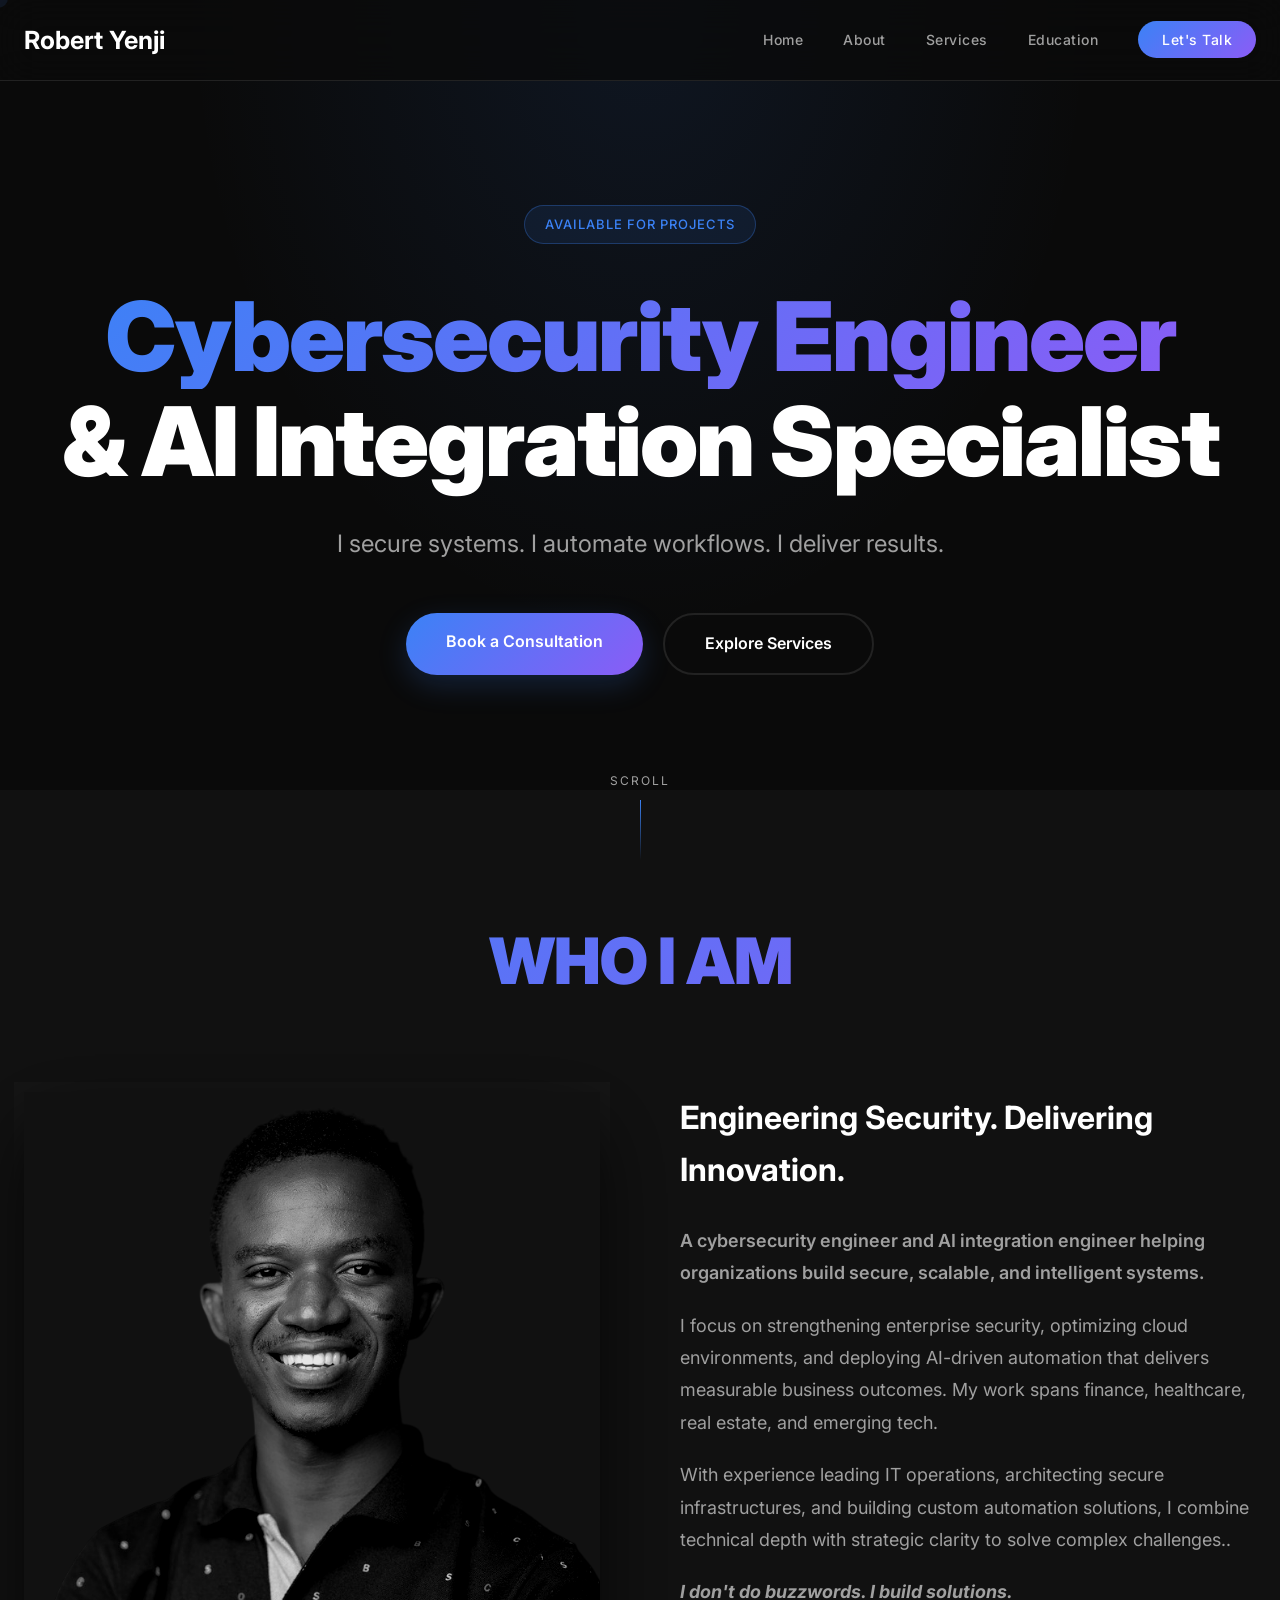
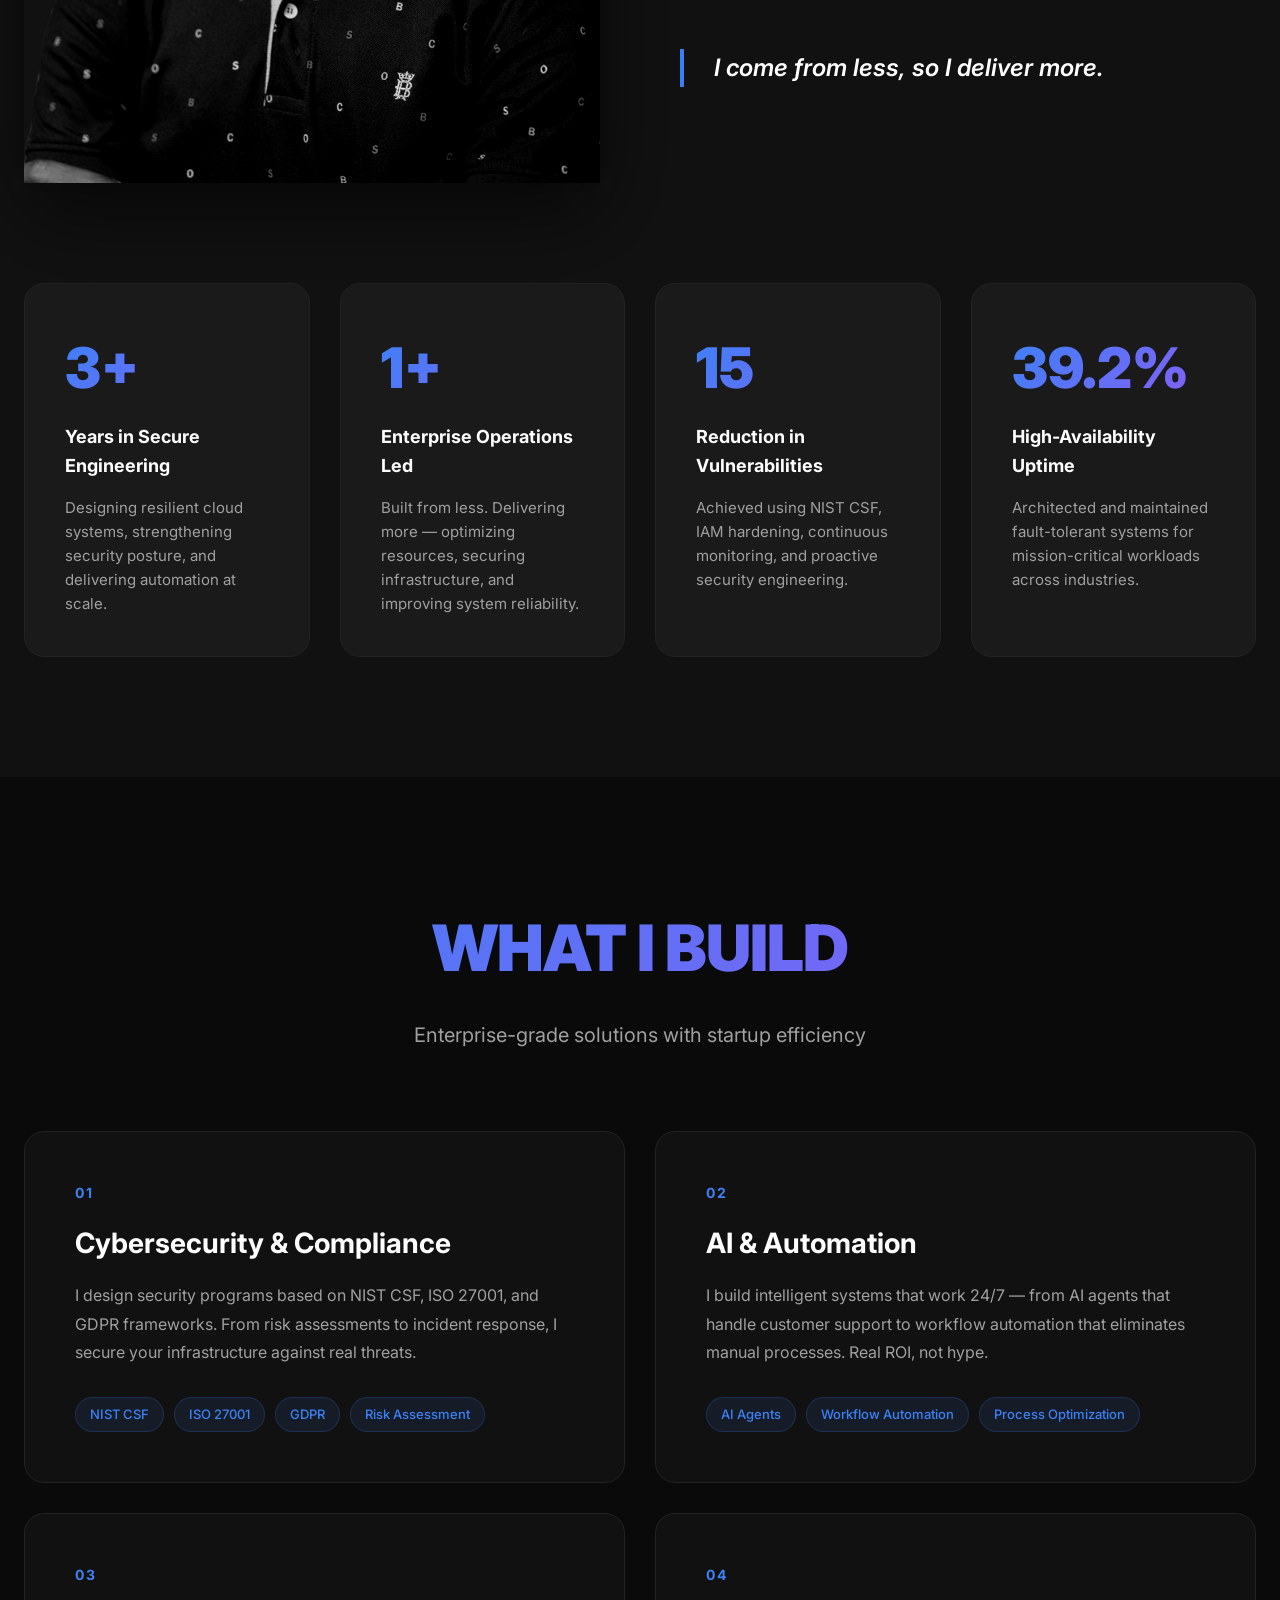
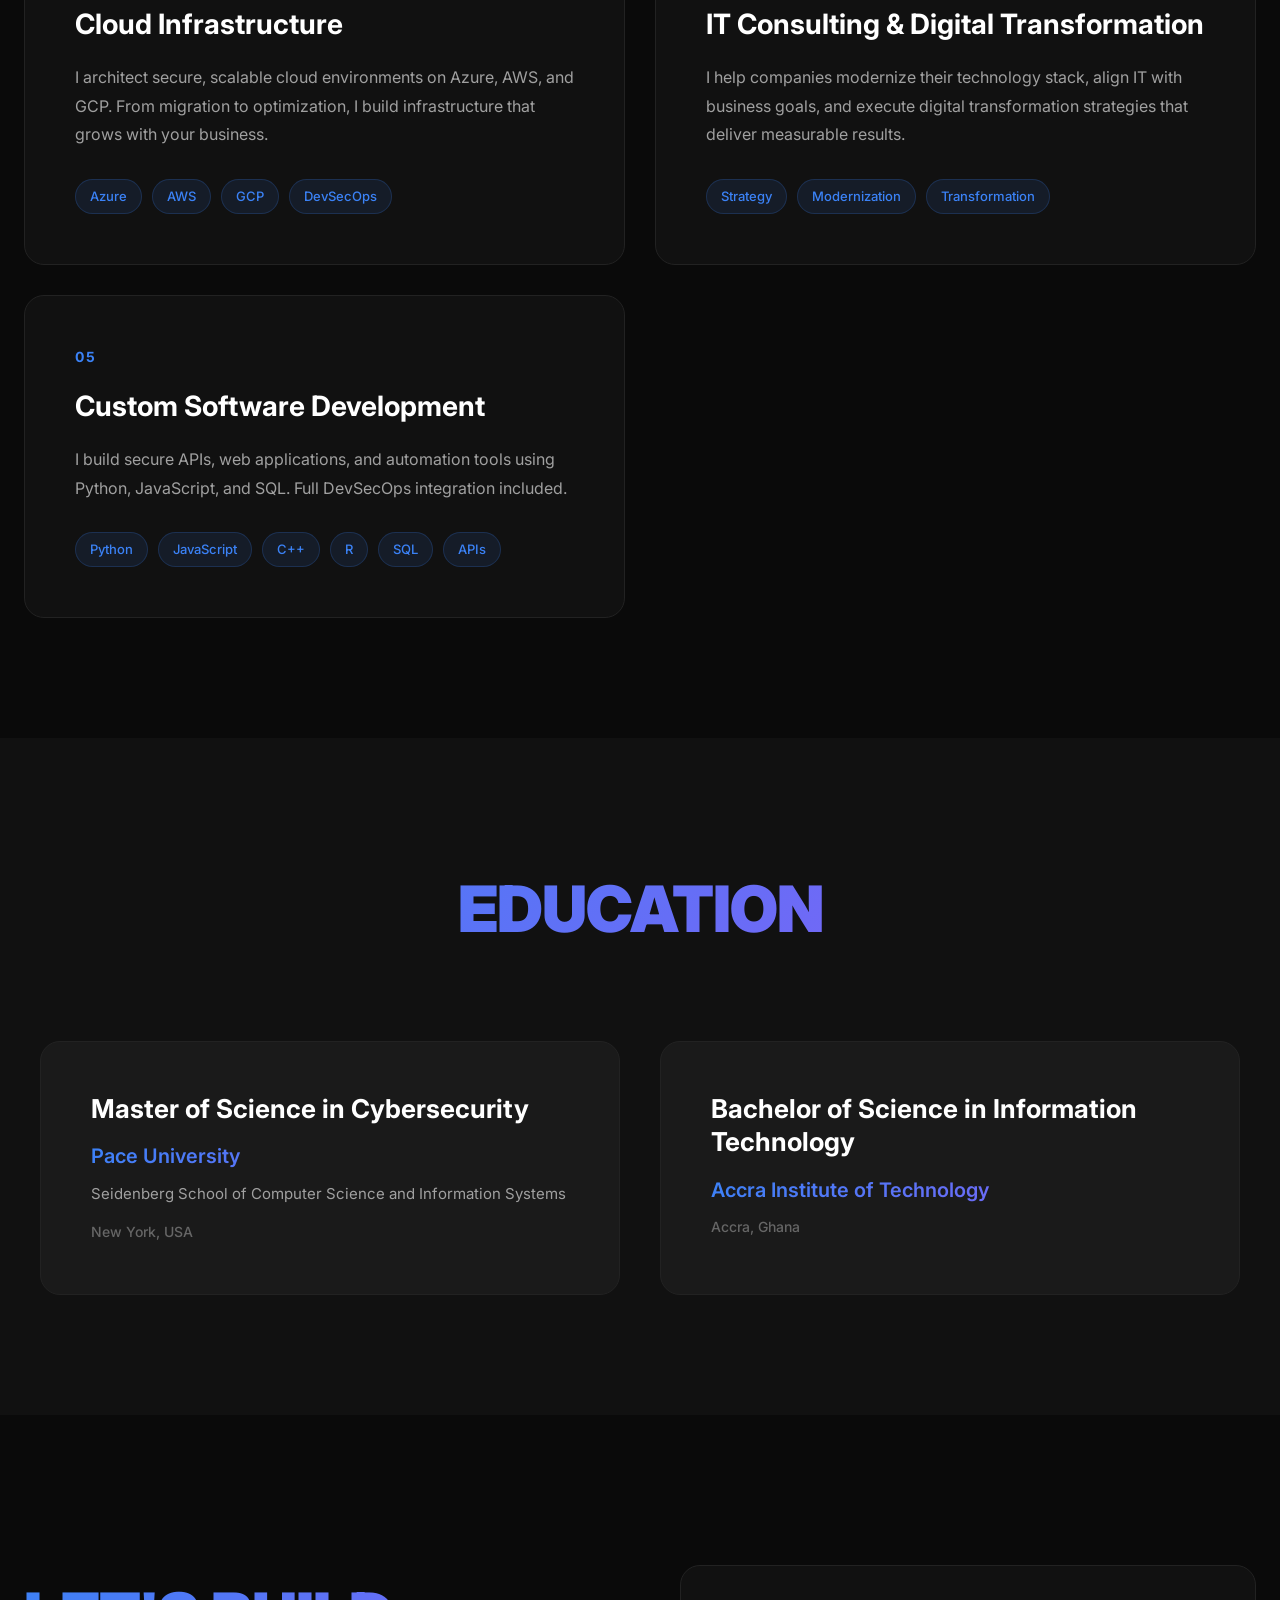
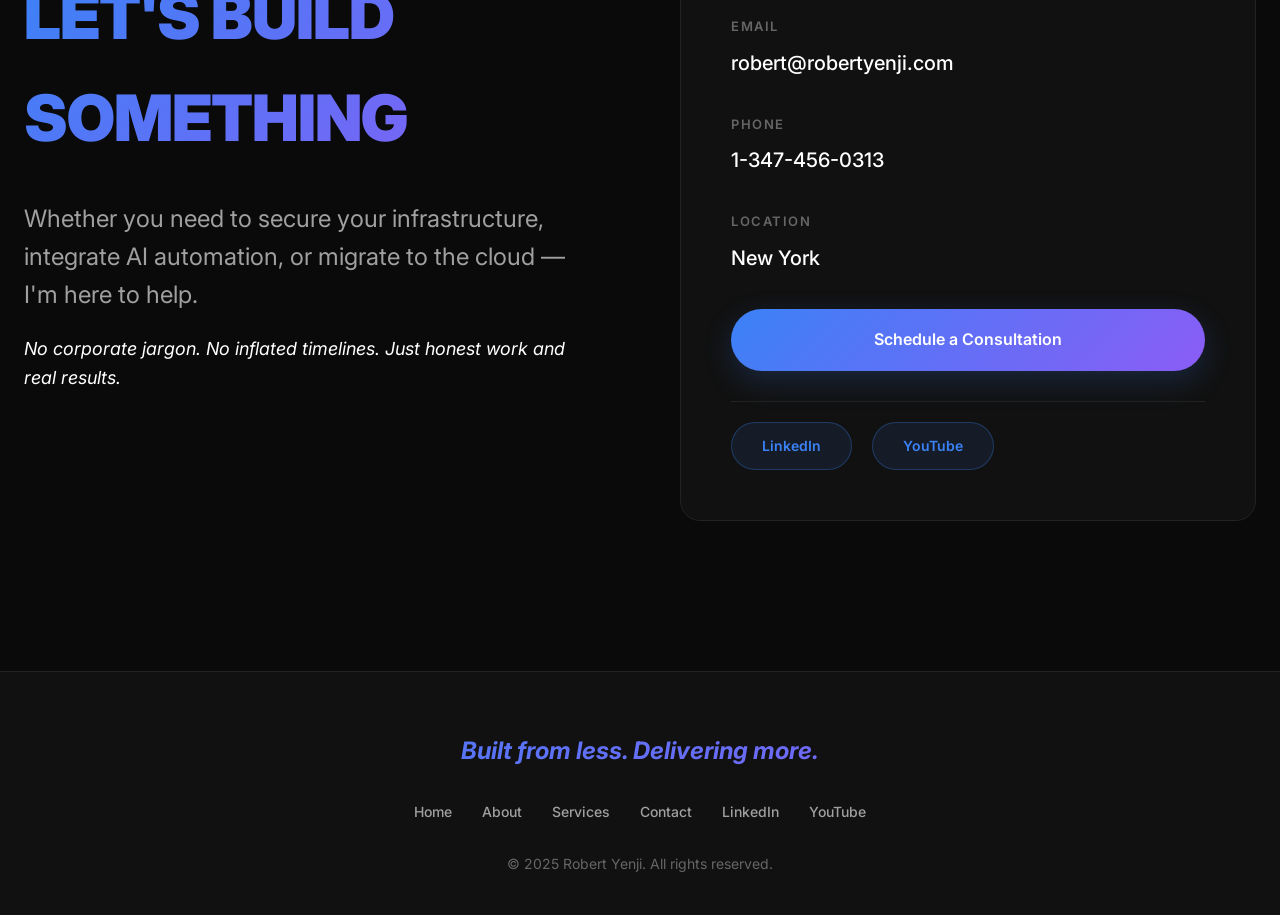
<file: index.html>
<!DOCTYPE html>
<html lang="en">
<head>
    <meta charset="UTF-8">
    <meta name="viewport" content="width=device-width, initial-scale=1.0">
    <meta name="description" content="Robert Yenji - Cybersecurity Engineer & AI Integration Specialist. Building secure, intelligent systems that deliver real results.">
    <title>Robert Yenji | Cybersecurity Engineer & AI Integration Specialist</title>
    <link rel="stylesheet" href="styles.css">
    <link rel="preconnect" href="https://fonts.googleapis.com">
    <link rel="preconnect" href="https://fonts.gstatic.com" crossorigin>
    <link href="https://fonts.googleapis.com/css2?family=Inter:wght@300;400;500;600;700;800;900&display=swap" rel="stylesheet">
</head>
<body>
    <!-- Navigation -->
    <nav class="navbar">
        <div class="nav-container">
		<span style="font-size:25px;font-weight:bold">Robert Yenji</span>
           
            <ul class="nav-menu">
			<a class="nav-link" href="index.html">Home</>
                <li><a href="about-us.html" class="nav-link">About</a></li>
                <li><a href="#services" class="nav-link">Services</a></li>
                <li><a href="#education" class="nav-link">Education</a></li>
                <li><a href="#contact" class="nav-link contact-btn">Let's Talk</a></li>
            </ul>
            <div class="hamburger">
                <span></span>
                <span></span>
                <span></span>
            </div>
        </div>
    </nav>

    <!-- Hero Section -->
    <section id="home" class="hero">
        <div class="container">
            <div class="hero-content">
                
                <div class="hero-tag">Available for Projects</div>
                <h1 class="hero-title">
                    <span class="gradient-text">Cybersecurity Engineer</span>
                    <span class="hero-subtitle">& AI Integration Specialist</span>
                </h1>
                <p class="hero-description">
                    I secure systems. I automate workflows. I deliver results.
                </p>
                <div class="hero-cta">
                    <a href="https://outlook.office.com/book/consulting@syncnative.com/?ismsaljsauthenabled=true" target="_blank" class="btn btn-primary">Book a Consultation</a>
                    <a href="#services" class="btn btn-secondary">Explore Services</a>
                </div>
            </div>
        </div>
        <div class="scroll-indicator">
            <span>Scroll</span>
            <div class="scroll-line"></div>
        </div>
    </section>



    <!-- About Section -->
    <section id="about" class="about-section">
        <div class="container">
            <div class="section-header">
                <h2 class="section-title">WHO I AM</h2>
            </div>
            <div class="about-content">
                <div class="about-text">
                   <div class="profile-image-wrapper">
                    <img src="assets/images/profile1.png" alt="Robert Yenji" class="profile-image-large">
                </div>
                </div>
                <div class="about-journey">
                    <h3>Engineering Security. Delivering Innovation.</h3>
                 <p class="large-text">
                 A cybersecurity engineer and AI integration engineer helping organizations build secure, scalable, and intelligent systems.<p>
                 I focus on strengthening enterprise security, optimizing cloud environments, and deploying AI-driven automation that 
				 delivers measurable business outcomes. My work spans finance, healthcare, real estate, and emerging tech. 
				 <p>With experience leading IT operations, architecting secure 
				 infrastructures, and building custom automation solutions, I combine technical depth with strategic clarity to solve complex challenges..</p>
				   <p class="highlight-text">
                        I don't do buzzwords. I build solutions.
                    </p>
                    <blockquote class="quote">
                        I come from less, so I deliver more.
                    </blockquote>
                </div>
            </div>

            <!-- Numbers Section -->
            <div class="numbers-grid">

    <div class="number-card">
        <div class="number-value">8+</div>
        <div class="number-label">Years in Secure Engineering</div>
        <p class="number-desc">
            Designing resilient cloud systems, strengthening security posture, and delivering automation at scale.
        </p>
    </div>

    <div class="number-card">
        <div class="number-value">4+</div>
        <div class="number-label">Enterprise Operations Led</div>
        <p class="number-desc">
            Built from less. Delivering more — optimizing resources, securing infrastructure, and improving system reliability.
        </p>
    </div>

    <div class="number-card">
        <div class="number-value">40%</div>
        <div class="number-label">Reduction in Vulnerabilities</div>
        <p class="number-desc">
            Achieved using NIST CSF, IAM hardening, continuous monitoring, and proactive security engineering.
        </p>
    </div>

    <div class="number-card">
        <div class="number-value">99.9%</div>
        <div class="number-label">High-Availability Uptime</div>
        <p class="number-desc">
            Architected and maintained fault-tolerant systems for mission-critical workloads across industries.
        </p>
    </div>

</div>

        </div>
    </section>

    <!-- Services Section -->
    <section id="services" class="services-section">
        <div class="container">
            <div class="section-header">
                <h2 class="section-title">WHAT I BUILD</h2>
                <p class="section-subtitle">Enterprise-grade solutions with startup efficiency</p>
            </div>
            <div class="services-grid">
                <div class="service-card">
                    <div class="service-number">01</div>
                    <h3 class="service-title">Cybersecurity & Compliance</h3>
                    <p class="service-description">
                        I design security programs based on NIST CSF, ISO 27001, and GDPR frameworks. From risk assessments to incident response, I secure your infrastructure against real threats.
                    </p>
                    <div class="service-tags">
                        <span class="tag">NIST CSF</span>
                        <span class="tag">ISO 27001</span>
                        <span class="tag">GDPR</span>
                        <span class="tag">Risk Assessment</span>
                    </div>
                </div>

                <div class="service-card">
                    <div class="service-number">02</div>
                    <h3 class="service-title">AI & Automation</h3>
                    <p class="service-description">
                        I build intelligent systems that work 24/7 — from AI agents that handle customer support to workflow automation that eliminates manual processes. Real ROI, not hype.
                    </p>
                    <div class="service-tags">
                        <span class="tag">AI Agents</span>
                        <span class="tag">Workflow Automation</span>
                        <span class="tag">Process Optimization</span>
                    </div>
                </div>

                <div class="service-card">
                    <div class="service-number">03</div>
                    <h3 class="service-title">Cloud Infrastructure</h3>
                    <p class="service-description">
                        I architect secure, scalable cloud environments on Azure, AWS, and GCP. From migration to optimization, I build infrastructure that grows with your business.
                    </p>
                    <div class="service-tags">
                        <span class="tag">Azure</span>
                        <span class="tag">AWS</span>
                        <span class="tag">GCP</span>
                        <span class="tag">DevSecOps</span>
                    </div>
                </div>

                <div class="service-card">
                    <div class="service-number">04</div>
                    <h3 class="service-title">IT Consulting & Digital Transformation</h3>
                    <p class="service-description">
                        I help companies modernize their technology stack, align IT with business goals, and execute digital transformation strategies that deliver measurable results.
                    </p>
                    <div class="service-tags">
                        <span class="tag">Strategy</span>
                        <span class="tag">Modernization</span>
                        <span class="tag">Transformation</span>
                    </div>
                </div>

                <div class="service-card">
                    <div class="service-number">05</div>
                    <h3 class="service-title">Custom Software Development</h3>
                    <p class="service-description">
                        I build secure APIs, web applications, and automation tools using Python, JavaScript, and SQL. Full DevSecOps integration included.
                    </p>
                    <div class="service-tags">
                        <span class="tag">Python</span>
                        <span class="tag">JavaScript</span>
						<span class="tag">C++</span>
						<span class="tag">R</span>
                        <span class="tag">SQL</span>
                        <span class="tag">APIs</span>
                    </div>
                </div>
            </div>
        </div>
    </section>

    <!-- Education Section -->
    <section id="education" class="education-section">
        <div class="container">
            <div class="section-header">
                <h2 class="section-title">EDUCATION</h2>
            </div>
            <div class="education-grid">
                <div class="education-card">
                    <div class="education-degree">Master of Science in Cybersecurity</div>
                    <div class="education-school">Pace University</div>
                    <div class="education-details">Seidenberg School of Computer Science and Information Systems</div>
                    <div class="education-date">New York, USA</div>
                </div>
                <div class="education-card">
                    <div class="education-degree">Bachelor of Science in Information Technology</div>
                    <div class="education-school">Accra Institute of Technology</div>
                    <div class="education-date">Accra, Ghana</div>
                </div>
            </div>
        </div>
    </section>

    <!-- Contact Section -->
    <section id="contact" class="contact-section">
        <div class="container">
            <div class="contact-content">
                <div class="contact-text">
                    <h2 class="section-title">LET'S BUILD SOMETHING</h2>
                    <p class="contact-description">
                        Whether you need to secure your infrastructure, integrate AI automation, or migrate to the cloud — I'm here to help.
                    </p>
                    <p class="contact-tagline">
                        No corporate jargon. No inflated timelines. Just honest work and real results.
                    </p>
                </div>
                <div class="contact-info">
                    <div class="contact-item">
                        <div class="contact-label">Email</div>
                        <a href="mailto:robert@robertyenji.com" class="contact-value">robert@robertyenji.com</a>
                    </div>
                    <div class="contact-item">
                        <div class="contact-label">Phone</div>
                        <a href="tel:+13474560313" class="contact-value">1-347-456-0313</a>
                    </div>
                    <div class="contact-item">
                        <div class="contact-label">Location</div>
                        <div class="contact-value">New York</div>
                    </div>
                    <div class="contact-cta">
                        <a href="https://outlook.office.com/book/consulting@syncnative.com/?ismsaljsauthenabled=true" target="_blank" class="btn btn-primary booking-btn">Schedule a Consultation</a>
                    </div>
                    <div class="contact-links">
                        <a href="https://linkedin.com/in/robertyenji" target="_blank" class="social-link">LinkedIn</a>
                        <a href="https://youtube.com/@robertyenji" target="_blank" class="social-link">YouTube</a>
                    </div>
                </div>
            </div>
        </div>
    </section>

    <!-- Footer -->
    <footer class="footer">
        <div class="container">
            <div class="footer-content">
                <div class="footer-tagline">Built from less. Delivering more.</div>
                <div class="footer-links">
				<a href="index.html">Home</>
                    <a href="#about">About</a>
                    <a href="#services">Services</a>
                    <a href="#contact">Contact</a>
                    <a href="https://linkedin.com/in/robertyenji" target="_blank">LinkedIn</a>
                    <a href="https://youtube.com/@robertyenji" target="_blank">YouTube</a>
                </div>
                <div class="footer-copyright">
                    © 2025 Robert Yenji. All rights reserved.
                </div>
            </div>
        </div>
    </footer>

    <script src="script.js"></script>
</body>
</html>
</file>
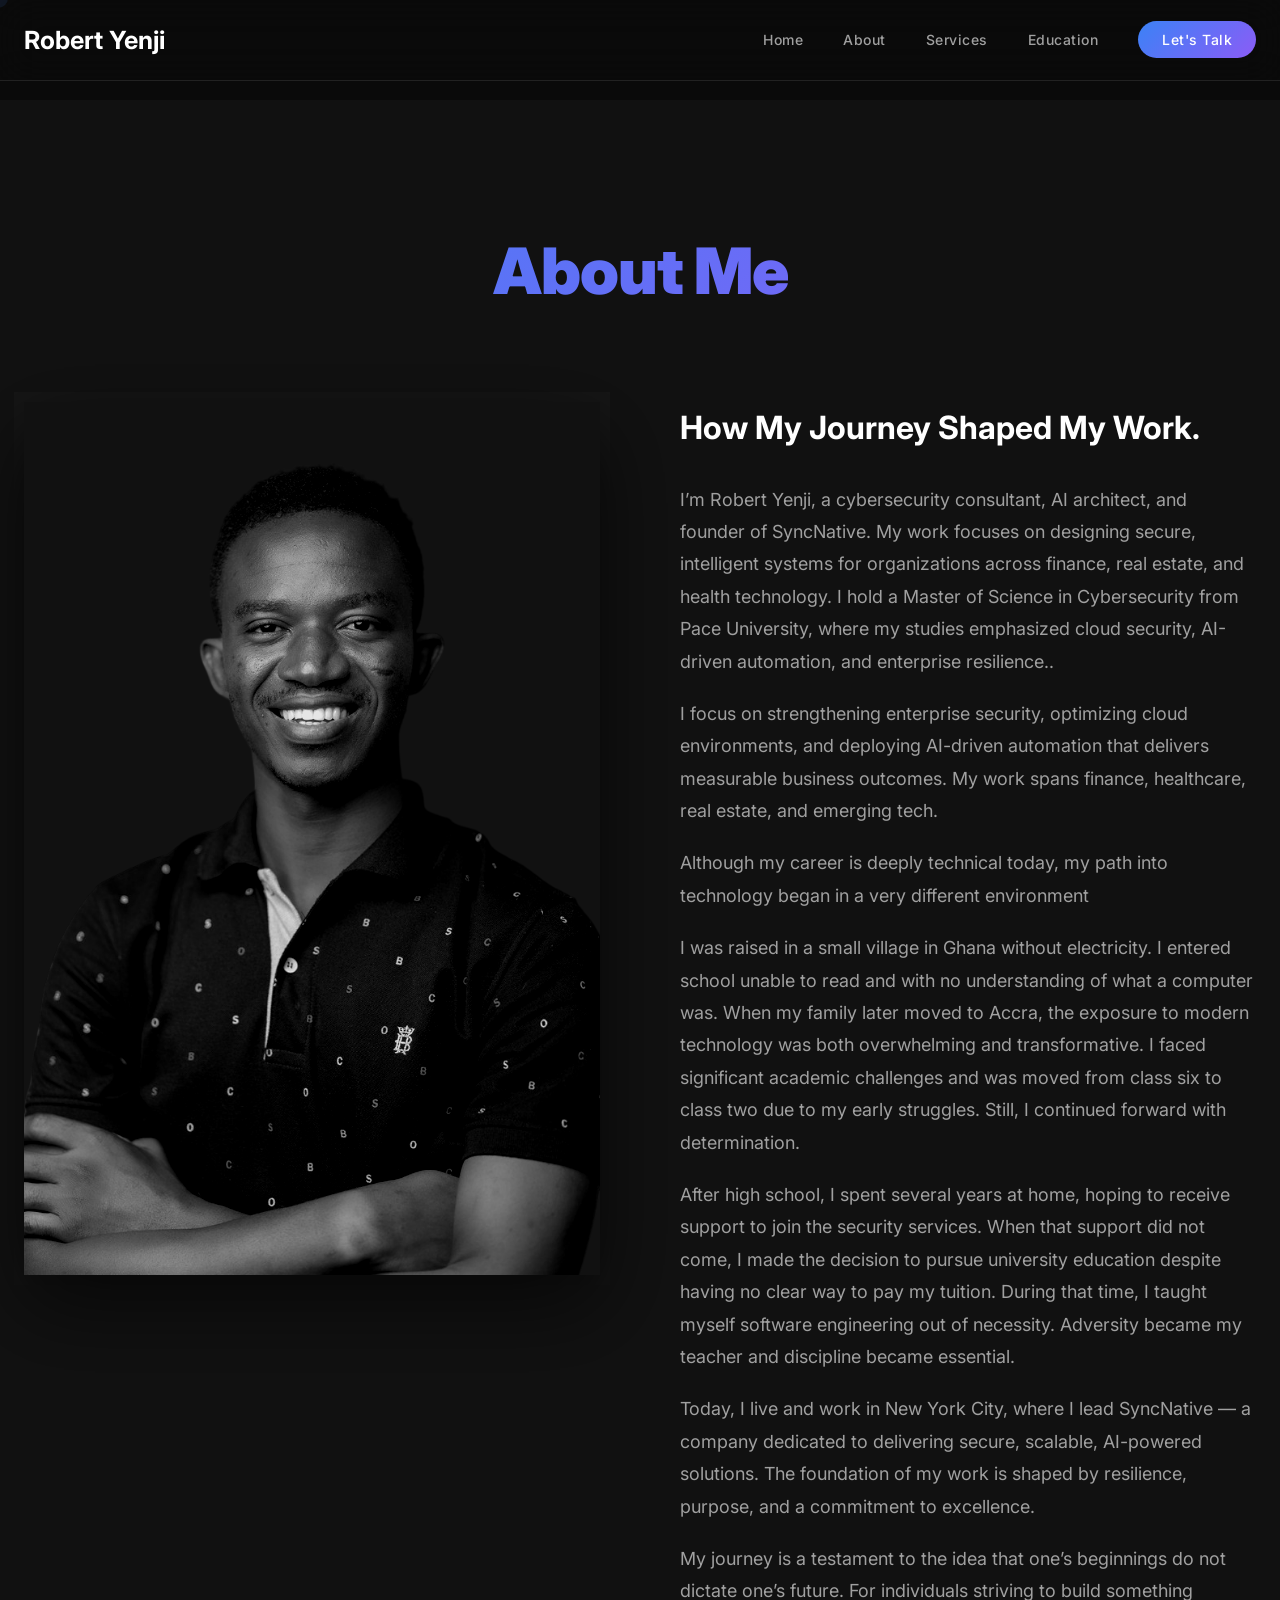
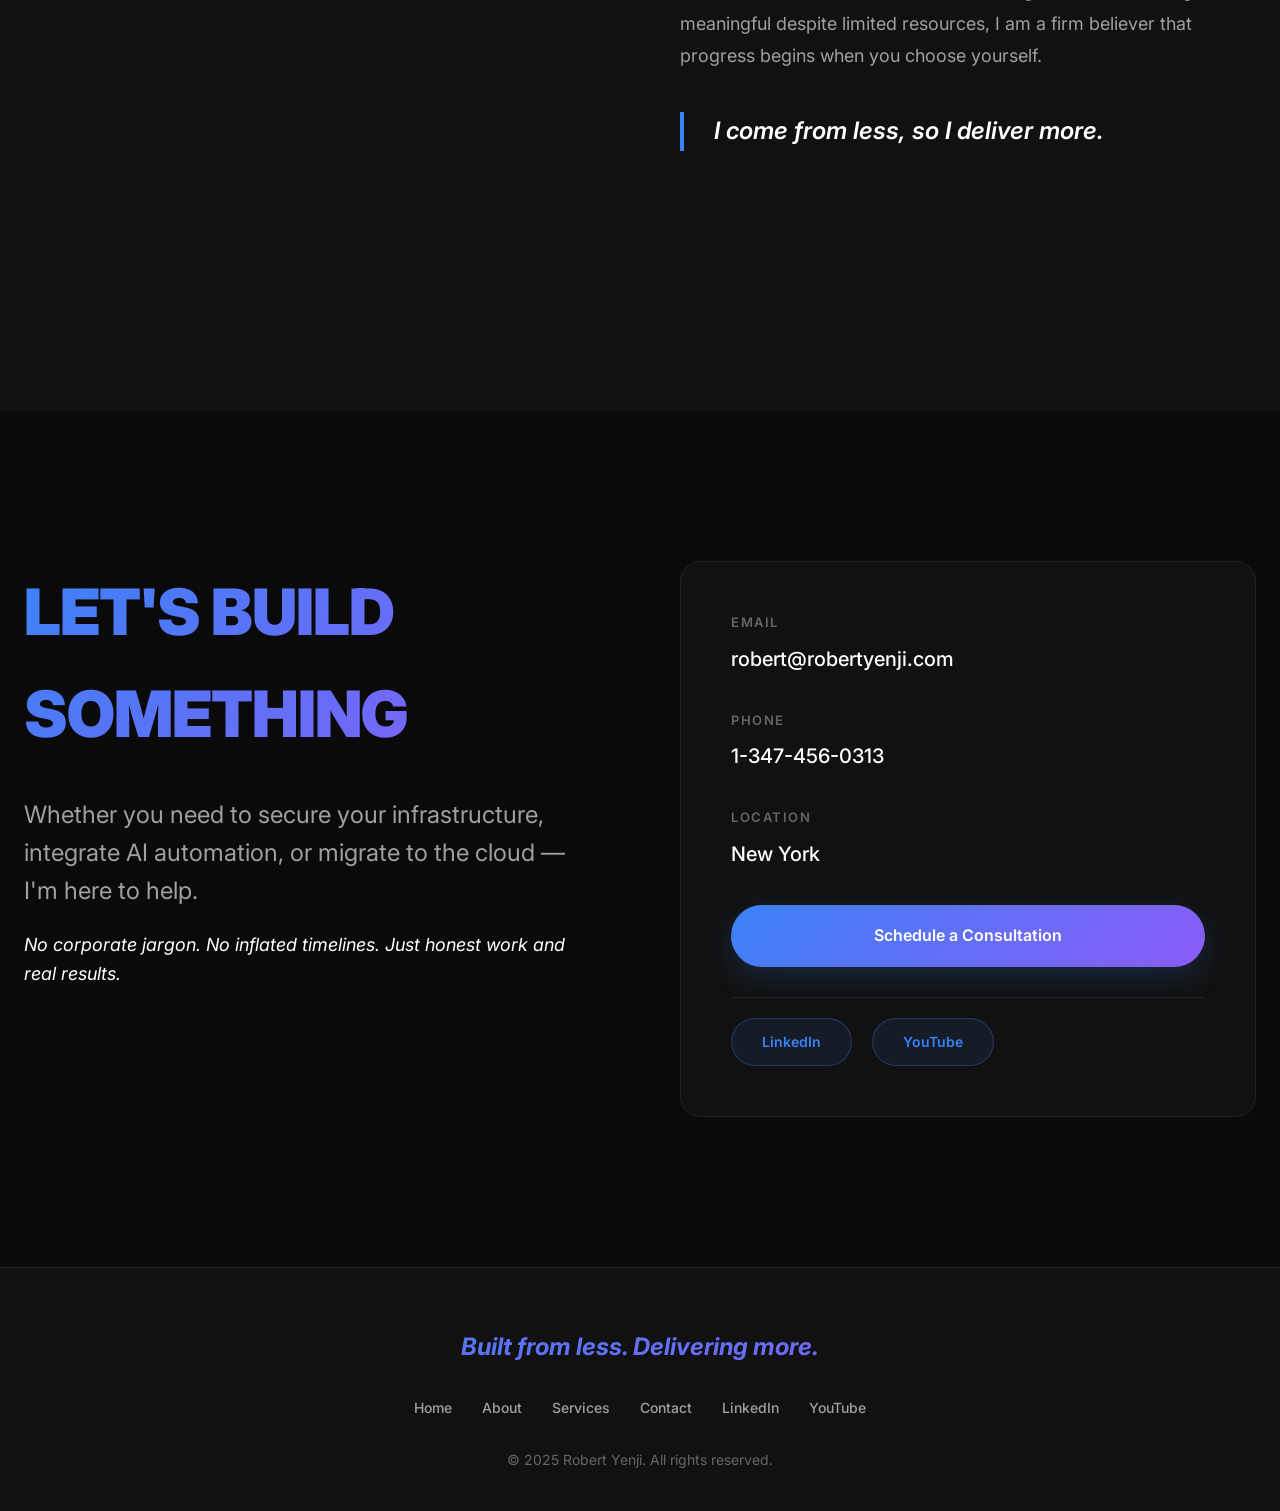
<file: about-us.html>
<!DOCTYPE html>
<html lang="en">
<head>
    <meta charset="UTF-8">
    <meta name="viewport" content="width=device-width, initial-scale=1.0">
    <meta name="description" content="Robert Yenji - Cybersecurity Engineer & AI Integration Specialist. Building secure, intelligent systems that deliver real results.">
    <title>Robert Yenji | Cybersecurity Engineer & AI Integration Specialist</title>
    <link rel="stylesheet" href="styles.css">
    <link rel="preconnect" href="https://fonts.googleapis.com">
    <link rel="preconnect" href="https://fonts.gstatic.com" crossorigin>
    <link href="https://fonts.googleapis.com/css2?family=Inter:wght@300;400;500;600;700;800;900&display=swap" rel="stylesheet">
</head>
<body>
    <!-- Navigation -->
    <nav class="navbar">
        <div class="nav-container">
		<span style="font-size:25px;font-weight:bold">Robert Yenji</span>
           
            <ul class="nav-menu">
			<a href="index.html" class="nav-link">Home</>
                <li><a class="nav-link" href="about-us.html" class="nav-link">About</a></li>
                <li><a href="#services" class="nav-link">Services</a></li>
                <li><a href="#education" class="nav-link">Education</a></li>
                <li><a href="#contact" class="nav-link contact-btn">Let's Talk</a></li>
            </ul>
            <div class="hamburger">
                <span></span>
                <span></span>
                <span></span>
            </div>
        </div>
    </nav>





    <!-- About Section -->
    <section id="about" class="about-section" style="margin-top:100px">
        <div class="container">
            <div class="section-header">
                <h2 class="section-title">About Me</h2>
            </div>
            <div class="about-content">
                <div class="about-text">
                   <div class="profile-image-wrapper">
                    <img src="assets/images/profile.png" alt="Robert Yenji" class="profile-image-large">
                </div>
                </div>
                <div class="about-journey">
                    <h3>How My Journey Shaped My Work.</h3>
                 <p >
                 I’m Robert Yenji, a cybersecurity consultant, AI architect, and founder of SyncNative. My work focuses on designing secure, intelligent systems for organizations across finance, real estate, and health technology. I hold a Master of Science in Cybersecurity from Pace University, where my studies emphasized cloud security, AI-driven automation, and enterprise resilience..<p>
                 I focus on strengthening enterprise security, optimizing cloud environments, and deploying AI-driven automation that 
				 delivers measurable business outcomes. My work spans finance, healthcare, real estate, and emerging tech. 
				<p>Although my career is deeply technical today, my path into technology began in a very different environment</p>
				<p>I was raised in a small village in Ghana without electricity. I entered school unable to read and with no understanding of what a computer was. When my family later moved to Accra, the exposure to modern technology was both overwhelming and transformative. I faced significant academic challenges and was moved from class six to class two due to my early struggles. Still, I continued forward with determination.</p>
				<p>After high school, I spent several years at home, hoping to receive support to join the security services. When that support did not come, I made the decision to pursue university education despite having no clear way to pay my tuition. During that time, I taught myself software engineering out of necessity. Adversity became my teacher and discipline became essential.</p>
				<p>Today, I live and work in New York City, where I lead SyncNative — a company dedicated to delivering secure, scalable, AI-powered solutions. The foundation of my work is shaped by resilience, purpose, and a commitment to excellence.</p>
				<p>My journey is a testament to the idea that one’s beginnings do not dictate one’s future. For individuals striving to build something meaningful despite limited resources, I am a firm believer that progress begins when you choose yourself.</p>
				
                    <blockquote class="quote">
                        I come from less, so I deliver more.
                    </blockquote>
                </div>
            </div>

         
        </div>
    </section>





    <!-- Contact Section -->
    <section id="contact" class="contact-section" style=""margin-top:100px">
        <div class="container">
            <div class="contact-content">
                <div class="contact-text">
                    <h2 class="section-title">LET'S BUILD SOMETHING</h2>
                    <p class="contact-description">
                        Whether you need to secure your infrastructure, integrate AI automation, or migrate to the cloud — I'm here to help.
                    </p>
                    <p class="contact-tagline">
                        No corporate jargon. No inflated timelines. Just honest work and real results.
                    </p>
                </div>
                <div class="contact-info">
                    <div class="contact-item">
                        <div class="contact-label">Email</div>
                        <a href="mailto:robert@robertyenji.com" class="contact-value">robert@robertyenji.com</a>
                    </div>
                    <div class="contact-item">
                        <div class="contact-label">Phone</div>
                        <a href="tel:+13474560313" class="contact-value">1-347-456-0313</a>
                    </div>
                    <div class="contact-item">
                        <div class="contact-label">Location</div>
                        <div class="contact-value">New York</div>
                    </div>
                    <div class="contact-cta">
                        <a href="https://outlook.office.com/book/consulting@syncnative.com/?ismsaljsauthenabled=true" target="_blank" class="btn btn-primary booking-btn">Schedule a Consultation</a>
                    </div>
                    <div class="contact-links">
                        <a href="https://linkedin.com/in/robertyenji" target="_blank" class="social-link">LinkedIn</a>
                        <a href="https://youtube.com/@robertyenji" target="_blank" class="social-link">YouTube</a>
                    </div>
                </div>
            </div>
        </div>
    </section>

    <!-- Footer -->
    <footer class="footer">
        <div class="container">
            <div class="footer-content">
                <div class="footer-tagline">Built from less. Delivering more.</div>
                <div class="footer-links">
				<a href="index.html">Home</>
                    <a href="#about">About</a>
                    <a href="#services">Services</a>
                    <a href="#contact">Contact</a>
                    <a href="https://linkedin.com/in/robertyenji" target="_blank">LinkedIn</a>
                    <a href="https://youtube.com/@robertyenji" target="_blank">YouTube</a>
                </div>
                <div class="footer-copyright">
                    © 2025 Robert Yenji. All rights reserved.
                </div>
            </div>
        </div>
    </footer>

    <script src="script.js"></script>
</body>
</html>
</file>
<file: styles.css>
/* ===================================
   CSS RESET & BASE STYLES
   =================================== */

* {
    margin: 0;
    padding: 0;
    box-sizing: border-box;
}

:root {
    /* Colors */
    --bg-primary: #0a0a0a;
    --bg-secondary: #111111;
    --bg-tertiary: #1a1a1a;
    --text-primary: #ffffff;
    --text-secondary: #a0a0a0;
    --text-tertiary: #666666;
    --accent-primary: #3b82f6;
    --accent-secondary: #8b5cf6;
    --accent-gradient: linear-gradient(135deg, #3b82f6 0%, #8b5cf6 100%);
    --border-color: #222222;

    /* Typography */
    --font-primary: 'Inter', -apple-system, BlinkMacSystemFont, 'Segoe UI', sans-serif;

    /* Spacing */
    --section-padding: 120px 0;
    --container-padding: 0 24px;

    /* Border Radius */
    --radius-sm: 8px;
    --radius-md: 12px;
    --radius-lg: 20px;

    /* Transitions */
    --transition-fast: 0.2s ease;
    --transition-normal: 0.3s ease;
    --transition-slow: 0.5s ease;
}

html {
    scroll-behavior: smooth;
    overflow-x: hidden;
}

body {
    font-family: var(--font-primary);
    background-color: var(--bg-primary);
    color: var(--text-primary);
    line-height: 1.6;
    overflow-x: hidden;
    -webkit-font-smoothing: antialiased;
    -moz-osx-font-smoothing: grayscale;
}

.container {
    max-width: 1400px;
    margin: 0 auto;
    padding: var(--container-padding);
}

/* ===================================
   NAVIGATION
   =================================== */

.navbar {
    position: fixed;
    top: 0;
    left: 0;
    right: 0;
    z-index: 1000;
    background: rgba(10, 10, 10, 0.8);
    backdrop-filter: blur(20px);
    -webkit-backdrop-filter: blur(20px);
    border-bottom: 1px solid var(--border-color);
    transition: var(--transition-normal);
}

.navbar.scrolled {
    background: rgba(10, 10, 10, 0.95);
}

.nav-container {
    max-width: 1400px;
    margin: 0 auto;
    padding: 20px 24px;
    display: flex;
    justify-content: space-between;
    align-items: center;
}

.logo {
    display: flex;
    align-items: center;
    text-decoration: none;
    transition: var(--transition-fast);
}

.navbar .logo a {
    color:#ffffff !important;
	font-weight:bold;
   
}

.logo-img:hover {
    filter: brightness(1.4) drop-shadow(0 0 10px rgba(255, 193, 7, 0.5));
    transform: scale(1.05);
}

.nav-menu {
    display: flex;
    gap: 40px;
    list-style: none;
    align-items: center;
}

.nav-link {
    color: var(--text-secondary);
    text-decoration: none;
    font-size: 14px;
    font-weight: 500;
    transition: var(--transition-fast);
    letter-spacing: 0.5px;
}

.nav-link:hover {
    color: var(--text-primary);
}

.nav-link.contact-btn {
    background: var(--accent-gradient);
    color: var(--text-primary);
    padding: 10px 24px;
    border-radius: 50px;
    transition: var(--transition-normal);
}

.nav-link.contact-btn:hover {
    transform: translateY(-2px);
    box-shadow: 0 10px 30px rgba(59, 130, 246, 0.3);
}

.hamburger {
    display: none;
    flex-direction: column;
    gap: 6px;
    cursor: pointer;
}

.hamburger span {
    width: 25px;
    height: 2px;
    background: var(--text-primary);
    transition: var(--transition-fast);
}

/* ===================================
   HERO SECTION
   =================================== */

.hero {
    min-height: 100vh;
    display: flex;
    align-items: center;
    justify-content: center;
    position: relative;
    padding: 140px 0 80px;
    background: radial-gradient(ellipse at top, rgba(59, 130, 246, 0.1) 0%, transparent 50%);
}

.hero-content {
    text-align: center;
    animation: fadeInUp 1s ease;
}

/* Profile Photo Styling */
.profile-photo-container {
    display: flex;
    justify-content: center;
    margin-bottom: 40px;
    animation: fadeIn 1s ease;
}

.profile-photo {
    width: 200px;
    height: 200px;
    border-radius: 50%;
    object-fit: cover;
    border: 4px solid rgba(59, 130, 246, 0.3);
    box-shadow:
        0 0 0 8px rgba(59, 130, 246, 0.1),
        0 20px 60px rgba(0, 0, 0, 0.5);

    /* Dark theme blend - grayscale with blue tint */
    filter: grayscale(30%) contrast(1.1) brightness(0.95);
    mix-blend-mode: luminosity;

    transition: all var(--transition-normal);
    position: relative;
}

.profile-photo:hover {
    transform: scale(1.05);
    border-color: rgba(59, 130, 246, 0.6);
    box-shadow:
        0 0 0 8px rgba(59, 130, 246, 0.2),
        0 25px 80px rgba(59, 130, 246, 0.3);
    filter: grayscale(0%) contrast(1.1) brightness(1);
    mix-blend-mode: normal;
}

.hero-tag {
    display: inline-block;
    background: rgba(59, 130, 246, 0.1);
    border: 1px solid rgba(59, 130, 246, 0.3);
    color: var(--accent-primary);
    padding: 8px 20px;
    border-radius: 50px;
    font-size: 13px;
    font-weight: 500;
    letter-spacing: 1px;
    text-transform: uppercase;
    margin-bottom: 40px;
    animation: fadeIn 1s ease 0.2s backwards;
}

.hero-title {
    font-size: clamp(48px, 8vw, 96px);
    font-weight: 900;
    line-height: 1.1;
    margin-bottom: 30px;
    letter-spacing: -2px;
}

.gradient-text {
    display: block;
    background: var(--accent-gradient);
    -webkit-background-clip: text;
    -webkit-text-fill-color: transparent;
    background-clip: text;
    animation: fadeIn 1s ease 0.4s backwards;
}

.hero-subtitle {
    display: block;
    color: var(--text-primary);
    animation: fadeIn 1s ease 0.6s backwards;
}

.hero-description {
    font-size: clamp(18px, 2vw, 24px);
    color: var(--text-secondary);
    max-width: 700px;
    margin: 0 auto 50px;
    animation: fadeIn 1s ease 0.8s backwards;
}

.hero-cta {
    display: flex;
    gap: 20px;
    justify-content: center;
    flex-wrap: wrap;
    margin-bottom: 80px;
    animation: fadeIn 1s ease 1s backwards;
}

.btn {
    padding: 16px 40px;
    border-radius: 50px;
    font-size: 16px;
    font-weight: 600;
    text-decoration: none;
    transition: var(--transition-normal);
    cursor: pointer;
    border: none;
    display: inline-block;
}

.btn-primary {
    background: var(--accent-gradient);
    color: var(--text-primary);
    box-shadow: 0 10px 30px rgba(59, 130, 246, 0.2);
}

.btn-primary:hover {
    transform: translateY(-3px);
    box-shadow: 0 15px 40px rgba(59, 130, 246, 0.4);
}

.btn-secondary {
    background: transparent;
    color: var(--text-primary);
    border: 2px solid var(--border-color);
}

.btn-secondary:hover {
    border-color: var(--accent-primary);
    background: rgba(59, 130, 246, 0.1);
}

.hero-stats {
    display: grid;
    grid-template-columns: repeat(auto-fit, minmax(200px, 1fr));
    gap: 40px;
    max-width: 900px;
    margin: 0 auto;
    animation: fadeIn 1s ease 1.2s backwards;
}

.stat-item {
    text-align: center;
    padding: 30px;
    background: rgba(255, 255, 255, 0.02);
    border: 1px solid var(--border-color);
    border-radius: var(--radius-md);
    transition: var(--transition-normal);
}

.stat-item:hover {
    background: rgba(255, 255, 255, 0.05);
    border-color: rgba(59, 130, 246, 0.3);
    transform: translateY(-5px);
}

.stat-number {
    font-size: 48px;
    font-weight: 900;
    background: var(--accent-gradient);
    -webkit-background-clip: text;
    -webkit-text-fill-color: transparent;
    background-clip: text;
    margin-bottom: 10px;
}

.stat-label {
    font-size: 14px;
    color: var(--text-secondary);
    font-weight: 500;
}

.scroll-indicator {
    position: absolute;
    bottom: 40px;
    left: 50%;
    transform: translateX(-50%);
    display: flex;
    flex-direction: column;
    align-items: center;
    gap: 10px;
    animation: fadeIn 1s ease 1.5s backwards;
}

.scroll-indicator span {
    font-size: 12px;
    color: var(--text-secondary);
    text-transform: uppercase;
    letter-spacing: 2px;
}

.scroll-line {
    width: 1px;
    height: 60px;
    background: linear-gradient(to bottom, var(--accent-primary), transparent);
    animation: scrollAnimation 2s ease-in-out infinite;
}

/* ===================================
   PROFILE STATS SECTION
   =================================== */

.profile-stats-section {
    padding: 100px 0;
    background: var(--bg-primary);
	margin-bottom:0px
   
}

.profile-stats-content {
    display: flex;
    align-items: center;
    justify-content: center;
    gap: 80px;
    flex-wrap: wrap;
}

.profile-image-wrapper {
    flex-shrink: 0;
}

.profile-image-large {
    width: 100%;
    height: 100%;
    object-fit: cover;
    /* Black and white filter with dark theme integration */
    filter: grayscale(100%) contrast(1.2) brightness(0.9);
   
    box-shadow:
        0 0 0 10px rgba(59, 130, 246, 0.05),
        0 30px 80px rgba(0, 0, 0, 0.6);
    transition: all var(--transition-normal);
    position: relative;
}


.stats-container {
    display: flex;
    gap: 40px;
    flex-wrap: wrap;
    justify-content: center;
}

.stat-card {
    text-align: center;
    padding: 40px;
    background: var(--bg-secondary);
    border: 1px solid var(--border-color);
    border-radius: var(--radius-lg);
    min-width: 200px;
    transition: var(--transition-normal);
}

.stat-card:hover {
    background: rgba(59, 130, 246, 0.05);
    border-color: rgba(59, 130, 246, 0.3);
    transform: translateY(-8px);
    box-shadow: 0 20px 40px rgba(59, 130, 246, 0.15);
}

.stat-number-large {
    font-size: 64px;
    font-weight: 900;
    background: var(--accent-gradient);
    -webkit-background-clip: text;
    -webkit-text-fill-color: transparent;
    background-clip: text;
    margin-bottom: 10px;
    line-height: 1;
}

.stat-label-large {
    font-size: 16px;
    color: var(--text-secondary);
    font-weight: 600;
    letter-spacing: 0.5px;
}

/* ===================================
   SECTION COMMON STYLES
   =================================== */

section {
    padding: var(--section-padding);
}

.section-header {
    text-align: center;
    margin-bottom: 80px;
}

.section-title {
    font-size: clamp(36px, 5vw, 64px);
    font-weight: 900;
    letter-spacing: -1px;
    margin-bottom: 20px;
    background: var(--accent-gradient);
    -webkit-background-clip: text;
    -webkit-text-fill-color: transparent;
    background-clip: text;
}

.section-subtitle {
    font-size: 20px;
    color: var(--text-secondary);
}

/* ===================================
   ABOUT SECTION
   =================================== */

.about-section {
    background: var(--bg-secondary);
	margin-top:-110px
}

.about-content {
    display: grid;
    grid-template-columns: repeat(auto-fit, minmax(400px, 1fr));
    gap: 80px;
    margin-bottom: 100px;

}

.about-text {
    display: flex;
    flex-direction: column;
    gap: 24px;
}

.large-text {
    font-size: 28px;
    font-weight: 600;
    line-height: 1.4;
    color: var(--text-primary);
}

.about-text p {
    font-size: 18px;
    color: var(--text-secondary);
    line-height: 1.8;
}

.highlight-text {
    font-size: 24px;
    font-weight: 700;
    color: var(--text-primary);
    font-style: italic;
}

.about-journey h3 {
    font-size: 32px;
    margin-bottom: 30px;
    color: var(--text-primary);
}

.about-journey p {
    font-size: 18px;
    color: var(--text-secondary);
    line-height: 1.8;
    margin-bottom: 20px;
}

.quote {
    border-left: 4px solid var(--accent-primary);
    padding-left: 30px;
    margin: 40px 0;
    font-size: 24px;
    font-weight: 600;
    font-style: italic;
    color: var(--text-primary);
}

.numbers-grid {
    display: grid;
    grid-template-columns: repeat(auto-fit, minmax(280px, 1fr));
    gap: 30px;
}

.number-card {
    background: var(--bg-tertiary);
    border: 1px solid var(--border-color);
    border-radius: var(--radius-lg);
    padding: 40px;
    transition: var(--transition-normal);
}

.number-card:hover {
    background: rgba(59, 130, 246, 0.05);
    border-color: rgba(59, 130, 246, 0.3);
    transform: translateY(-5px);
}

.number-value {
    font-size: 56px;
    font-weight: 900;
    background: var(--accent-gradient);
    -webkit-background-clip: text;
    -webkit-text-fill-color: transparent;
    background-clip: text;
    margin-bottom: 10px;
}

.number-label {
    font-size: 18px;
    font-weight: 700;
    color: var(--text-primary);
    margin-bottom: 15px;
}

.number-desc {
    font-size: 15px;
    color: var(--text-secondary);
    line-height: 1.6;
}

/* ===================================
   SERVICES SECTION
   =================================== */

.services-section {
    background: var(--bg-primary);
}

.services-grid {
    display: grid;
    grid-template-columns: repeat(auto-fit, minmax(400px, 1fr));
    gap: 30px;
}

.service-card {
    background: var(--bg-secondary);
    border: 1px solid var(--border-color);
    border-radius: var(--radius-lg);
    padding: 50px;
    transition: var(--transition-normal);
    position: relative;
    overflow: hidden;
}

.service-card::before {
    content: '';
    position: absolute;
    top: 0;
    left: 0;
    width: 100%;
    height: 4px;
    background: var(--accent-gradient);
    transform: scaleX(0);
    transform-origin: left;
    transition: var(--transition-normal);
}

.service-card:hover::before {
    transform: scaleX(1);
}

.service-card:hover {
    background: var(--bg-tertiary);
    border-color: rgba(59, 130, 246, 0.3);
    transform: translateY(-5px);
}

.service-number {
    font-size: 14px;
    font-weight: 700;
    color: var(--accent-primary);
    margin-bottom: 20px;
    letter-spacing: 2px;
}

.service-title {
    font-size: 28px;
    font-weight: 700;
    color: var(--text-primary);
    margin-bottom: 20px;
    line-height: 1.3;
}

.service-description {
    font-size: 16px;
    color: var(--text-secondary);
    line-height: 1.8;
    margin-bottom: 30px;
}

.service-tags {
    display: flex;
    flex-wrap: wrap;
    gap: 10px;
}

.tag {
    background: rgba(59, 130, 246, 0.1);
    border: 1px solid rgba(59, 130, 246, 0.2);
    color: var(--accent-primary);
    padding: 6px 14px;
    border-radius: 20px;
    font-size: 13px;
    font-weight: 500;
}

/* ===================================
   EDUCATION SECTION
   =================================== */

.education-section {
    background: var(--bg-secondary);
}

.education-grid {
    display: grid;
    grid-template-columns: repeat(auto-fit, minmax(450px, 1fr));
    gap: 40px;
    max-width: 1200px;
    margin: 0 auto;
}

.education-card {
    background: var(--bg-tertiary);
    border: 1px solid var(--border-color);
    border-radius: var(--radius-lg);
    padding: 50px;
    transition: var(--transition-normal);
    position: relative;
    overflow: hidden;
}

.education-card::before {
    content: '';
    position: absolute;
    top: 0;
    left: 0;
    width: 4px;
    height: 100%;
    background: var(--accent-gradient);
    transform: scaleY(0);
    transform-origin: top;
    transition: var(--transition-normal);
}

.education-card:hover::before {
    transform: scaleY(1);
}

.education-card:hover {
    background: rgba(59, 130, 246, 0.05);
    border-color: rgba(59, 130, 246, 0.3);
    transform: translateX(10px);
}

.education-degree {
    font-size: 26px;
    font-weight: 700;
    color: var(--text-primary);
    margin-bottom: 15px;
    line-height: 1.3;
}

.education-school {
    font-size: 20px;
    font-weight: 600;
    background: var(--accent-gradient);
    -webkit-background-clip: text;
    -webkit-text-fill-color: transparent;
    background-clip: text;
    margin-bottom: 10px;
}

.education-details {
    font-size: 15px;
    color: var(--text-secondary);
    margin-bottom: 15px;
}

.education-date {
    font-size: 14px;
    color: var(--text-tertiary);
    font-weight: 500;
}

/* ===================================
   CONTACT SECTION
   =================================== */

.contact-section {
    background: var(--bg-primary);
    padding: 150px 0;
}

.contact-content {
    display: grid;
    grid-template-columns: repeat(auto-fit, minmax(400px, 1fr));
    gap: 80px;
    align-items: start;
}

.contact-text .section-title {
    text-align: left;
    margin-bottom: 30px;
}

.contact-description {
    font-size: 24px;
    color: var(--text-secondary);
    line-height: 1.6;
    margin-bottom: 20px;
}

.contact-tagline {
    font-size: 18px;
    color: var(--text-primary);
    font-style: italic;
}

.contact-info {
    background: var(--bg-secondary);
    border: 1px solid var(--border-color);
    border-radius: var(--radius-lg);
    padding: 50px;
}

.contact-item {
    margin-bottom: 35px;
}

.contact-item:last-of-type {
    margin-bottom: 40px;
}

.contact-cta {
    margin-bottom: 30px;
}

.booking-btn {
    width: 100%;
    text-align: center;
    display: block;
    padding: 18px 40px;
    font-size: 16px;
}

.contact-label {
    font-size: 13px;
    text-transform: uppercase;
    letter-spacing: 1.5px;
    color: var(--text-tertiary);
    margin-bottom: 10px;
    font-weight: 600;
}

.contact-value {
    font-size: 20px;
    color: var(--text-primary);
    font-weight: 500;
    text-decoration: none;
    transition: var(--transition-fast);
}

a.contact-value:hover {
    color: var(--accent-primary);
}

.contact-links {
    display: flex;
    gap: 20px;
    padding-top: 20px;
    border-top: 1px solid var(--border-color);
}

.social-link {
    padding: 12px 30px;
    background: rgba(59, 130, 246, 0.1);
    border: 1px solid rgba(59, 130, 246, 0.3);
    border-radius: 50px;
    color: var(--accent-primary);
    text-decoration: none;
    font-size: 14px;
    font-weight: 600;
    transition: var(--transition-normal);
}

.social-link:hover {
    background: var(--accent-gradient);
    color: var(--text-primary);
    border-color: transparent;
    transform: translateY(-2px);
}

/* ===================================
   FOOTER
   =================================== */

.footer {
    background: var(--bg-secondary);
    border-top: 1px solid var(--border-color);
    padding: 60px 0 40px;
}

.footer-content {
    text-align: center;
}

.footer-tagline {
    font-size: 24px;
    font-weight: 700;
    font-style: italic;
    margin-bottom: 30px;
    background: var(--accent-gradient);
    -webkit-background-clip: text;
    -webkit-text-fill-color: transparent;
    background-clip: text;
}

.footer-links {
    display: flex;
    justify-content: center;
    gap: 30px;
    margin-bottom: 30px;
    flex-wrap: wrap;
}

.footer-links a {
    color: var(--text-secondary);
    text-decoration: none;
    font-size: 14px;
    font-weight: 500;
    transition: var(--transition-fast);
}

.footer-links a:hover {
    color: var(--text-primary);
}

.footer-copyright {
    font-size: 14px;
    color: var(--text-tertiary);
}

/* ===================================
   ANIMATIONS
   =================================== */

@keyframes fadeIn {
    from {
        opacity: 0;
    }
    to {
        opacity: 1;
    }
}

@keyframes fadeInUp {
    from {
        opacity: 0;
        transform: translateY(30px);
    }
    to {
        opacity: 1;
        transform: translateY(0);
    }
}

@keyframes scrollAnimation {
    0%, 100% {
        transform: translateY(0);
        opacity: 0;
    }
    50% {
        opacity: 1;
    }
    100% {
        transform: translateY(30px);
        opacity: 0;
    }
}

/* ===================================
   RESPONSIVE DESIGN
   =================================== */

@media (max-width: 1024px) {
    .services-grid {
        grid-template-columns: 1fr;
    }

    .education-grid {
        grid-template-columns: 1fr;
    }
}

@media (max-width: 768px) {
    :root {
        --section-padding: 80px 0;
        --container-padding: 0 20px;
    }

    .logo-img {
        height: 305px;
    }

    .profile-photo {
        width: 150px;
        height: 150px;
    }

    .nav-menu {
        position: fixed;
        left: -100%;
        top: 73px;
        flex-direction: column;
        background: rgba(10, 10, 10, 0.98);
        backdrop-filter: blur(20px);
        width: 100%;
        text-align: center;
        transition: var(--transition-normal);
        padding: 40px 0;
        border-bottom: 1px solid var(--border-color);
        gap: 30px;
    }

    .nav-menu.active {
        left: 0;
    }

    .hamburger {
        display: flex;
    }

    .hamburger.active span:nth-child(1) {
        transform: rotate(45deg) translate(8px, 8px);
    }

    .hamburger.active span:nth-child(2) {
        opacity: 0;
    }

    .hamburger.active span:nth-child(3) {
        transform: rotate(-45deg) translate(7px, -7px);
    }

    .hero {
        min-height: 90vh;
        padding: 120px 0 60px;
    }

    .hero-stats {
        grid-template-columns: 1fr;
        gap: 20px;
    }

    .profile-stats-section {
        padding: 60px 0;
    }

    .profile-stats-content {
        gap: 50px;
    }

    .profile-image-large {
        width: 250px;
        height: 250px;
    }

    .stats-container {
        gap: 20px;
        flex-direction: column;
    }

    .stat-card {
        min-width: 100%;
        padding: 30px;
    }

    .about-content {
        grid-template-columns: 1fr;
        gap: 50px;
    }

    .services-grid {
        grid-template-columns: 1fr;
    }

    .service-card {
        padding: 35px;
    }

    .education-grid {
        grid-template-columns: 1fr;
    }

    .contact-content {
        grid-template-columns: 1fr;
        gap: 50px;
    }

    .contact-info {
        padding: 35px;
    }

    .footer-links {
        gap: 20px;
    }
}

@media (max-width: 500px) {
    .hero-cta {
        flex-direction: column;
        align-items: stretch;
    }

    .btn {
        width: 100%;
        text-align: center;
    }

    .about-content {
        grid-template-columns: 1fr;
    }

    .numbers-grid {
        grid-template-columns: 1fr;
    }

    .services-grid {
        grid-template-columns: 1fr;
    }

    .education-grid {
        grid-template-columns: 1fr;
    }

    .contact-content {
        grid-template-columns: 1fr;
    }

    .contact-links {
        flex-direction: column;
    }
}

/* ===================================
   UTILITY CLASSES
   =================================== */

.fade-in {
    animation: fadeInUp 0.6s ease;
}

.slide-in-left {
    animation: slideInLeft 0.6s ease;
}

@keyframes slideInLeft {
    from {
        opacity: 0;
        transform: translateX(-50px);
    }
    to {
        opacity: 1;
        transform: translateX(0);
    }
}
</file>
